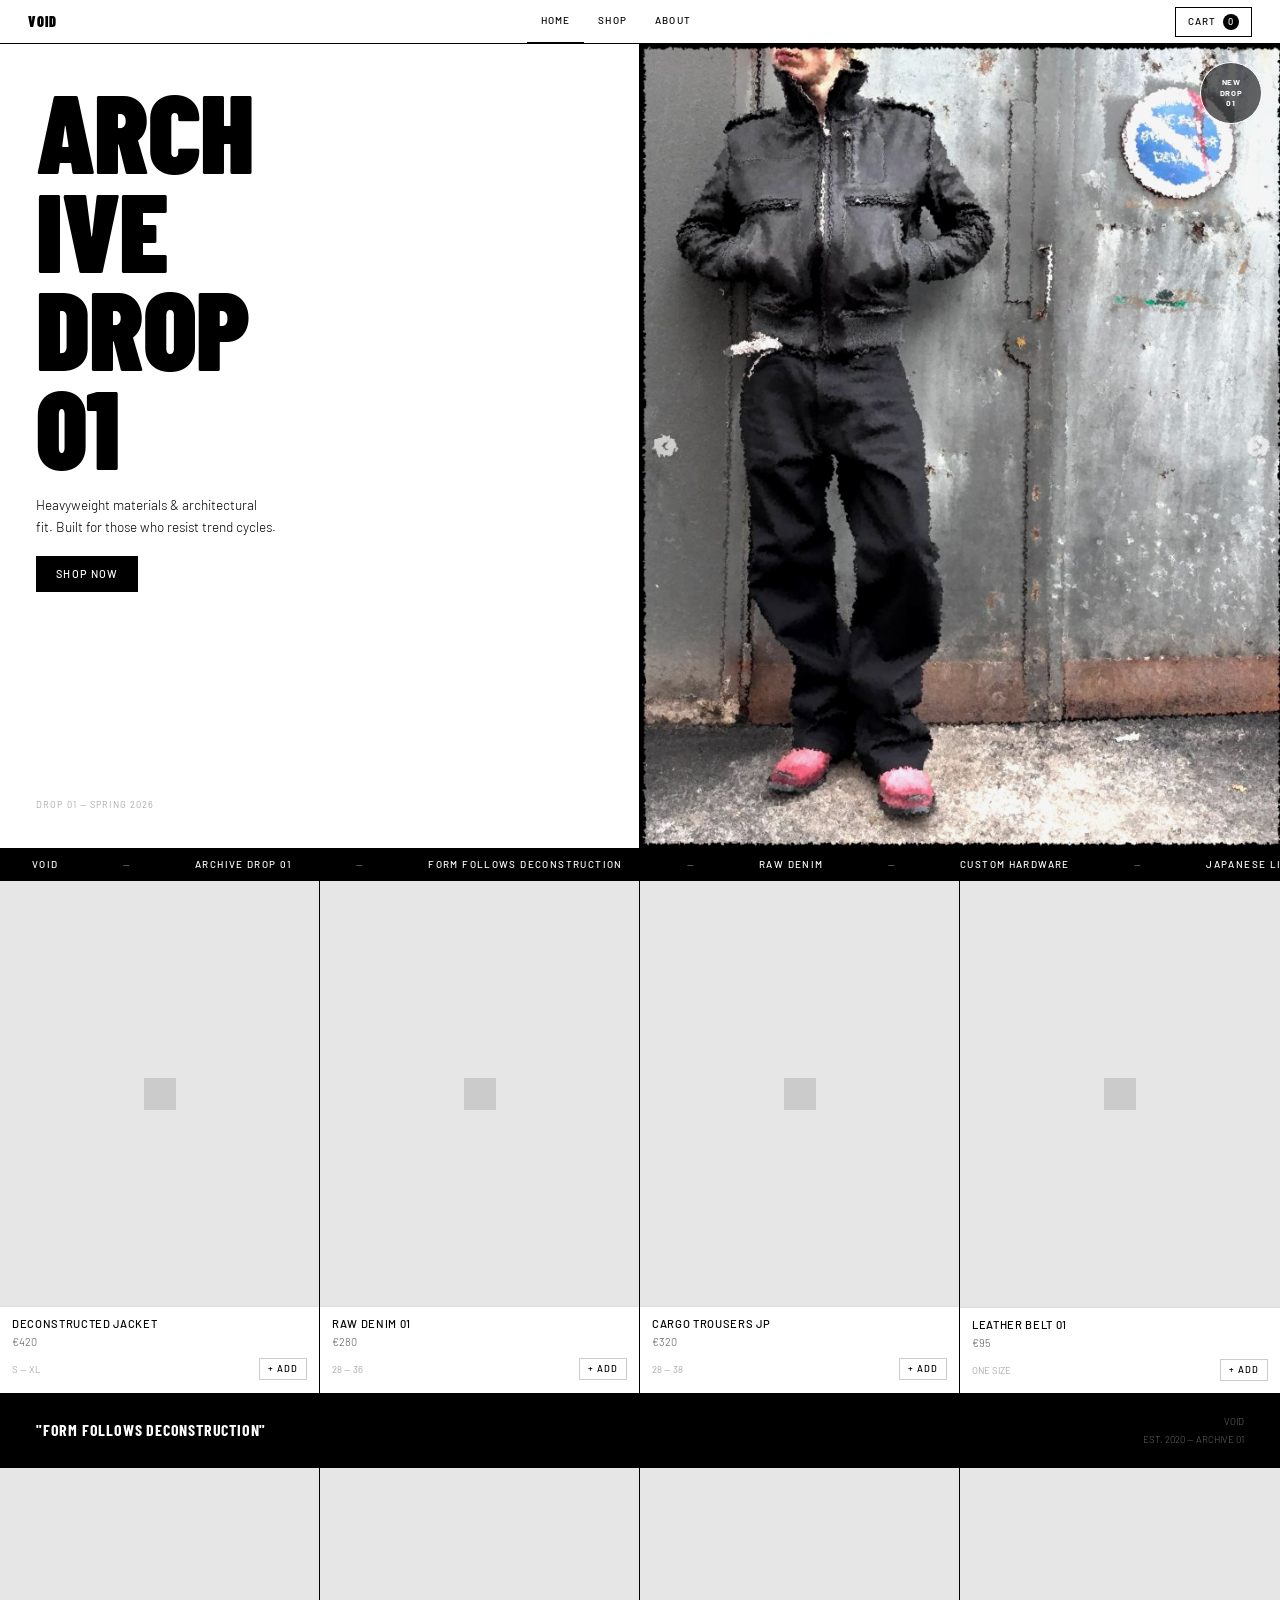
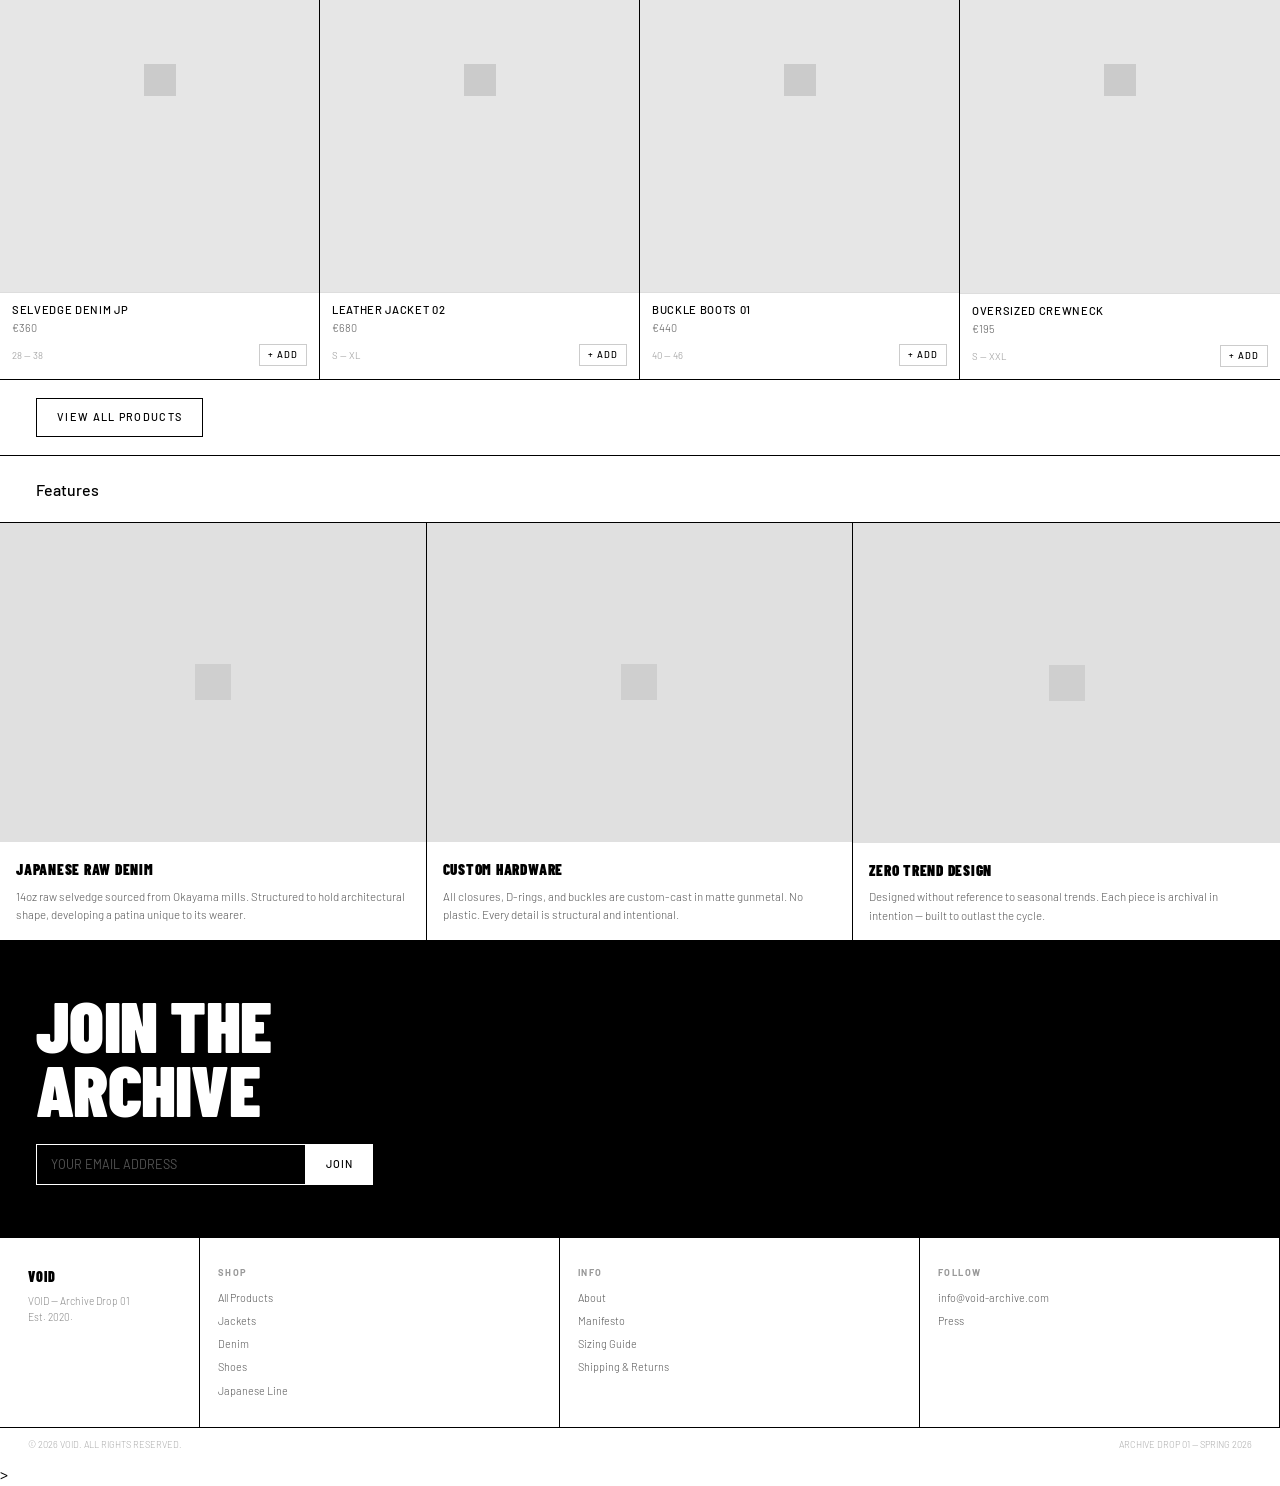
<file: index.html>
<!DOCTYPE html>
<html lang="en">
<head>
  <meta charset="UTF-8" />
  <meta name="viewport" content="width=device-width, initial-scale=1.0" />
  <title>VOID</title>
  <link rel="preconnect" href="https://fonts.googleapis.com" />
  <link href="https://fonts.googleapis.com/css2?family=Barlow+Condensed:wght@700;900&family=Barlow:wght@300;400;500&display=swap" rel="stylesheet" />
  <link rel="stylesheet" href="style.css" />
</head>
<body>

<header>
  <span class="logo" role="button" tabindex="0" onclick="go('landing')">VOID</span>
  <nav class="nav">
    <span class="nav-link active" role="button" tabindex="0" id="nl-landing" onclick="go('landing')">HOME</span>
    <span class="nav-link" role="button" tabindex="0" id="nl-shop" onclick="go('shop')">SHOP</span>
    <span class="nav-link" role="button" tabindex="0" id="nl-about" onclick="go('about')">ABOUT</span>
  </nav>
  <button class="cart-btn" onclick="toggleCart()">
    CART <span class="cart-count" id="cart-count">0</span>
  </button>
</header>

<!-- home page -->
<div class="page active" id="page-landing">

  <section class="hero">
    <div class="hero-l">
      <div>
        <h1 class="d hero-title">ARCH<br>IVE<br>DROP<br>01</h1>
        <div class="hero-desc">
          <p>Heavyweight materials &amp; architectural fit. Built for those who resist trend cycles.</p>
          <button class="btn btn-black" onclick="go('shop')">SHOP NOW</button>
        </div>
      </div>
      <span class="hero-drop">Drop 01 — Spring 2026</span>
    </div>
    <div class="hero-r">
      <img class="hero-photo" id="b64-img-1" src="[data-uri]" alt="VOID Archive Drop 01" />
      <div class="hero-badge">NEW<br>DROP<br>01</div>
    </div>
  </section>

  <!-- scrolling text -->
  <div class="ticker">
    <div class="ticker-inner">
      <span class="ticker-item">VOID</span><span class="ticker-item ticker-sep">—</span>
      <span class="ticker-item">ARCHIVE DROP 01</span><span class="ticker-item ticker-sep">—</span>
      <span class="ticker-item">FORM FOLLOWS DECONSTRUCTION</span><span class="ticker-item ticker-sep">—</span>
      <span class="ticker-item">RAW DENIM</span><span class="ticker-item ticker-sep">—</span>
      <span class="ticker-item">CUSTOM HARDWARE</span><span class="ticker-item ticker-sep">—</span>
      <span class="ticker-item">JAPANESE LINE</span><span class="ticker-item ticker-sep">—</span>
      <span class="ticker-item">VOID</span><span class="ticker-item ticker-sep">—</span>
      <span class="ticker-item">ARCHIVE DROP 01</span><span class="ticker-item ticker-sep">—</span>
      <span class="ticker-item">FORM FOLLOWS DECONSTRUCTION</span><span class="ticker-item ticker-sep">—</span>
      <span class="ticker-item">RAW DENIM</span><span class="ticker-item ticker-sep">—</span>
      <span class="ticker-item">CUSTOM HARDWARE</span><span class="ticker-item ticker-sep">—</span>
      <span class="ticker-item">JAPANESE LINE</span><span class="ticker-item ticker-sep">—</span>
    </div>
  </div>

  <!-- products list -->
  <section class="pstrip">
    <div class="pcard" role="button" tabindex="0" onclick="addToCart('DECONSTRUCTED JACKET', 420)">
      <div class="pthumb"><svg width="32" height="32" viewBox="0 0 32 32" class="ph"><rect width="32" height="32" fill="#555"/></svg><div class="pthumb-ov"></div></div>
      <div class="pinfo">
        <div class="pname">DECONSTRUCTED JACKET</div><div class="pprice">€420</div></div>
      <div class="pmeta"><span class="psizes">S — XL</span><button class="padd" onclick="event.stopPropagation();addToCart('DECONSTRUCTED JACKET', 420)">+ ADD</button></div>
    </div>
    <div class="pcard" role="button" tabindex="0" onclick="addToCart('RAW DENIM 01', 280)">
      <div class="pthumb"><svg width="32" height="32" viewBox="0 0 32 32" class="ph"><rect width="32" height="32" fill="#555"/></svg><div class="pthumb-ov"></div></div>
      <div class="pinfo">
        <div class="pname">RAW DENIM 01</div><div class="pprice">€280</div></div>
      <div class="pmeta"><span class="psizes">28 — 36</span><button class="padd" onclick="event.stopPropagation();addToCart('RAW DENIM 01', 280)">+ ADD</button></div>
    </div>
    <div class="pcard" role="button" tabindex="0" onclick="addToCart('CARGO TROUSERS JP', 320)">
      <div class="pthumb"><svg width="32" height="32" viewBox="0 0 32 32" class="ph"><rect width="32" height="32" fill="#555"/></svg><div class="pthumb-ov"></div></div>
      <div class="pinfo">
        <div class="pname">CARGO TROUSERS JP</div><div class="pprice">€320</div></div>
      <div class="pmeta"><span class="psizes">28 — 38</span><button class="padd" onclick="event.stopPropagation();addToCart('CARGO TROUSERS JP', 320)">+ ADD</button></div>
    </div>
    <div class="pcard" role="button" tabindex="0" onclick="addToCart('LEATHER BELT 01', 95)">
      <div class="pthumb"><svg width="32" height="32" viewBox="0 0 32 32" class="ph"><rect width="32" height="32" fill="#555"/></svg><div class="pthumb-ov"></div></div>
      <div class="pinfo">
        <div class="pname">LEATHER BELT 01</div><div class="pprice">€95</div></div>
      <div class="pmeta"><span class="psizes">ONE SIZE</span><button class="padd" onclick="event.stopPropagation();addToCart('LEATHER BELT 01', 95)">+ ADD</button></div>
    </div>
  </section>

  <div class="qbanner">
    <span class="qtext">"FORM FOLLOWS DECONSTRUCTION"</span>
    <span class="qmeta">VOID<br>EST. 2020 — ARCHIVE 01</span>
  </div>

  <!-- products list -->
  <section class="pstrip">
    <div class="pcard" role="button" tabindex="0" onclick="addToCart('SELVEDGE DENIM JP', 360)">
      <div class="pthumb"><svg width="32" height="32" viewBox="0 0 32 32" class="ph"><rect width="32" height="32" fill="#555"/></svg><div class="pthumb-ov"></div></div>
      <div class="pinfo">
        <div class="pname">SELVEDGE DENIM JP</div><div class="pprice">€360</div></div>
      <div class="pmeta"><span class="psizes">28 — 38</span><button class="padd" onclick="event.stopPropagation();addToCart('SELVEDGE DENIM JP', 360)">+ ADD</button></div>
    </div>
    <div class="pcard" role="button" tabindex="0" onclick="addToCart('LEATHER JACKET 02', 680)">
      <div class="pthumb"><svg width="32" height="32" viewBox="0 0 32 32" class="ph"><rect width="32" height="32" fill="#555"/></svg><div class="pthumb-ov"></div></div>
      <div class="pinfo">
        <div class="pname">LEATHER JACKET 02</div><div class="pprice">€680</div></div>
      <div class="pmeta"><span class="psizes">S — XL</span><button class="padd" onclick="event.stopPropagation();addToCart('LEATHER JACKET 02', 680)">+ ADD</button></div>
    </div>
    <div class="pcard" role="button" tabindex="0" onclick="addToCart('BUCKLE BOOTS 01', 440)">
      <div class="pthumb"><svg width="32" height="32" viewBox="0 0 32 32" class="ph"><rect width="32" height="32" fill="#555"/></svg><div class="pthumb-ov"></div></div>
      <div class="pinfo">
        <div class="pname">BUCKLE BOOTS 01</div><div class="pprice">€440</div></div>
      <div class="pmeta"><span class="psizes">40 — 46</span><button class="padd" onclick="event.stopPropagation();addToCart('BUCKLE BOOTS 01', 440)">+ ADD</button></div>
    </div>
    <div class="pcard" role="button" tabindex="0" onclick="addToCart('OVERSIZED CREWNECK', 195)">
      <div class="pthumb"><svg width="32" height="32" viewBox="0 0 32 32" class="ph"><rect width="32" height="32" fill="#555"/></svg><div class="pthumb-ov"></div></div>
      <div class="pinfo">
        <div class="pname">OVERSIZED CREWNECK</div><div class="pprice">€195</div></div>
      <div class="pmeta"><span class="psizes">S — XXL</span><button class="padd" onclick="event.stopPropagation();addToCart('OVERSIZED CREWNECK', 195)">+ ADD</button></div>
    </div>
  </section>

  <div class="view-all">
    <button class="btn btn-outline" onclick="go('shop')">VIEW ALL PRODUCTS</button>
  </div>

  <!-- features -->
  <section class="feat-sec">
    <div class="feat-hd">Features</div>
    <div class="feat-grid">
      <div class="feat-card">
        <div class="feat-thumb"><svg width="36" height="36" viewBox="0 0 36 36" class="ph"><rect width="36" height="36" fill="#888"/></svg></div>
        <div class="feat-body"><div class="feat-title">JAPANESE RAW DENIM</div><div class="feat-desc">14oz raw selvedge sourced from Okayama mills. Structured to hold architectural shape, developing a patina unique to its wearer.</div></div>
      </div>
      <div class="feat-card">
        <div class="feat-thumb"><svg width="36" height="36" viewBox="0 0 36 36" class="ph"><rect width="36" height="36" fill="#888"/></svg></div>
        <div class="feat-body"><div class="feat-title">CUSTOM HARDWARE</div><div class="feat-desc">All closures, D-rings, and buckles are custom-cast in matte gunmetal. No plastic. Every detail is structural and intentional.</div></div>
      </div>
      <div class="feat-card">
        <div class="feat-thumb"><svg width="36" height="36" viewBox="0 0 36 36" class="ph"><rect width="36" height="36" fill="#888"/></svg></div>
        <div class="feat-body"><div class="feat-title">ZERO TREND DESIGN</div><div class="feat-desc">Designed without reference to seasonal trends. Each piece is archival in intention — built to outlast the cycle.</div></div>
      </div>
    </div>
  </section>

  <!-- email signup -->
  <section class="nlsec">
    <h2 class="d nl-title">JOIN THE<br>ARCHIVE</h2>
    <form class="nl-form" onsubmit="handleNL(event)">
      <input class="nl-inp" type="email" placeholder="YOUR EMAIL ADDRESS" required />
      <button class="nl-sub" type="submit">JOIN</button>
    </form>
  </section>

<footer>
    <div class="f-brand"><span class="f-logo">VOID</span><p class="f-tag">VOID — Archive Drop 01<br>Est. 2020.</p></div>
    <div class="f-col"><div class="f-col-title">Shop</div><div class="f-links"><a href="#" onclick="go(\'shop\'); return false;">All Products</a><a href="#" onclick="go(\'shop\'); return false;">Jackets</a><a href="#" onclick="go(\'shop\'); return false;">Denim</a><a href="#" onclick="go(\'shop\'); return false;">Shoes</a><a href="#" onclick="go(\'shop\'); return false;">Japanese Line</a></div></div>
    <div class="f-col"><div class="f-col-title">Info</div><div class="f-links"><a href="#" onclick="go(\'about\'); return false;">About</a><a href="#" onclick="go(\'about\'); return false;">Manifesto</a><a href="#">Sizing Guide</a><a href="#">Shipping &amp; Returns</a></div></div>
    <div class="f-col"><div class="f-col-title">Follow</div><div class="f-links"><a href="mailto:info@void-archive.com">info@void-archive.com</a><a href="#">Press</a></div></div>
    <div class="f-copy"><span>© 2026 VOID. ALL RIGHTS RESERVED.</span><span>ARCHIVE DROP 01 — SPRING 2026</span></div>
  </footer>
</div>

<!-- shop page -->
<div class="page" id="page-shop">
  <section class="shop-hero">
    <div><h1 class="d shop-title">ARCHIVE<br>DROP 01</h1></div>
    <div class="shop-meta"><p>Showing <strong id="pcount">12</strong> products</p><p>Spring / Summer 2026</p></div>
  </section>
  <div class="shop-filters">
    <button class="filter-btn active" onclick="filter(this,'all')">ALL</button>
    <button class="filter-btn" onclick="filter(this,'jackets')">JACKETS</button>
    <button class="filter-btn" onclick="filter(this,'denim')">DENIM</button>
    <button class="filter-btn" onclick="filter(this,'shoes')">SHOES</button>
    <button class="filter-btn" onclick="filter(this,'belts')">BELTS</button>
    <button class="filter-btn" onclick="filter(this,'sweatshirts')">SWEATSHIRTS</button>
    <button class="filter-btn" onclick="filter(this,'leather')">LEATHER</button>
  </div>
  <div class="shop-grid" id="shop-grid"></div>

<footer>
    <div class="f-brand"><span class="f-logo">VOID</span><p class="f-tag">VOID — Archive Drop 01<br>Est. 2020.</p></div>
    <div class="f-col"><div class="f-col-title">Shop</div><div class="f-links"><a href="#" onclick="go(\'shop\'); return false;">All Products</a><a href="#" onclick="go(\'landing\'); return false;">Home</a></div></div>
    <div class="f-col"><div class="f-col-title">Info</div><div class="f-links"><a href="#" onclick="go(\'about\'); return false;">About</a><a href="#">Sizing Guide</a></div></div>
    <div class="f-col"><div class="f-col-title">Follow</div><div class="f-links"><a href="https://www.instagram.com/void/" target="_blank">Instagram</a></div></div>
    <div class="f-copy"><span>© 2026 VOID.</span><span>ARCHIVE DROP 01</span></div>
  </footer>
</div>

<!-- about page -->
<div class="page" id="page-about">
  <section class="about-hero">
    <div class="about-l">
      <h1 class="d about-title">VOID</h1>
      <p class="about-sub">Raw materials, architectural fit, utilitarian details. Built for those who embrace the void.</p>
    </div>
    <div class="about-r">
      <img class="about-photo" id="b64-img-2" src="[data-uri]" alt="VOID" />
    </div>
  </section>

  <section class="manifesto">
    <div class="mf-label">MANIFESTO</div>
    <div class="mf-text">VOID IS BUILT ON THE REJECTION OF FAST FASHION AND SEASONAL CYCLES. WE FOCUS ON RAW MATERIALS, HEAVYWEIGHT CONSTRUCTION, AND UTILITARIAN DETAILS THAT RESIST THE DISPOSABLE. EACH PIECE IS AN ARCHIVE OBJECT — DESIGNED TO OUTLAST ITS ERA.</div>
  </section>

  <section class="pillars">
    <div class="pillar"><div class="pillar-title">FORM</div><div class="pillar-text">Every silhouette begins with a structural proposition. We design from the inside out — construction first, aesthetics second.</div></div>
    <div class="pillar"><div class="pillar-title">MATERIAL</div><div class="pillar-text">Japanese selvedge denim, Italian raw canvas, hand-tanned leather. Materials chosen for their structural integrity and ability to develop character over time.</div></div>
    <div class="pillar"><div class="pillar-title">ABSENCE</div><div class="pillar-text">No logos on the outside. No seasonal colours. No ornament for its own sake. What remains after removal is the garment.</div></div>
  </section>

  <section class="faq-sec">
    <div class="d faq-hd">FAQ</div>
    <div>
      <div class="faq-item" role="button" tabindex="0" onclick="faq(this)"><div class="faq-q"><span>Do you restock sold-out pieces?</span><span class="faq-tog">+</span></div><div class="faq-ans"><div class="faq-ans-in">No. Each drop is a limited archive edition. Once it is gone, it is gone. We do not mass-produce and we do not restock — this is intentional.</div></div></div>
      <div class="faq-item" role="button" tabindex="0" onclick="faq(this)"><div class="faq-q"><span>What is your sizing philosophy?</span><span class="faq-tog">+</span></div><div class="faq-ans"><div class="faq-ans-in">Our pieces are designed with an oversized architectural fit. We recommend sizing up if in doubt. All measurements are listed per product.</div></div></div>
      <div class="faq-item" role="button" tabindex="0" onclick="faq(this)"><div class="faq-q"><span>Where are garments produced?</span><span class="faq-tog">+</span></div><div class="faq-ans"><div class="faq-ans-in">Production is split between Japan (denim, Japanese Line) and Portugal (outerwear, leather). Small batches only — never factories, always ateliers.</div></div></div>
      <div class="faq-item" role="button" tabindex="0" onclick="faq(this)"><div class="faq-q"><span>What is your return policy?</span><span class="faq-tog">+</span></div><div class="faq-ans"><div class="faq-ans-in">Returns within 14 days of delivery, unworn, with tags attached. No returns on sale items or made-to-order pieces.</div></div></div>
    </div>
  </section>

<footer>
    <div class="f-brand"><span class="f-logo">VOID</span><p class="f-tag">VOID — Archive Drop 01<br>Est. 2020.</p></div>
    <div class="f-col"><div class="f-col-title">Shop</div><div class="f-links"><a href="#" onclick="go(\'shop\'); return false;">All Products</a><a href="#" onclick="go(\'landing\'); return false;">Home</a></div></div>
    <div class="f-col"><div class="f-col-title">Info</div><div class="f-links"><a href="#" onclick="go('about'); return false;">About</a><a href="#">Sizing Guide</a></div></div><div class="f-col"><div class="f-col-title">Follow</div><div class="f-links"><a href="https://www.instagram.com/void/" target="_blank">Instagram</a></div></div>
    <div class="f-copy"><span>© 2026 VOID.</span><span>ARCHIVE DROP 01</span></div>
  </footer>
</div>

<!-- cart sidebar -->
<div class="c-overlay" id="cart-overlay">
  <div class="c-backdrop" role="button" tabindex="0" aria-label="Close cart" onclick="toggleCart()"></div>
  <div class="c-panel">
    <div class="c-top-logo">VOID</div>
    <div class="c-header">
      <div class="c-title">♦ CART</div>
      <button class="c-close" onclick="toggleCart()">×</button>
    </div>
    <div class="c-body" id="cart-body"></div>
    <div class="c-latest">
      <div class="c-latest-title">Latest Collection</div>
      <div class="c-latest-strip" id="latest-strip"></div>
    </div>
    <div class="c-footer" id="cart-foot" style="display:none">
      <div class="c-subtotal"><span>Subtotal</span><span id="cart-total">€0</span></div>
      <button class="c-checkout" onclick="checkout()">CHECKOUT</button>
    </div>
  </div>
</div>

<div class="toast" id="toast"></div>

<script src="data.js"></script>
<script src="script.js"></script>
</body>
</html>
>
  </div>
</div>

<div class="toast" id="toast">
</file>
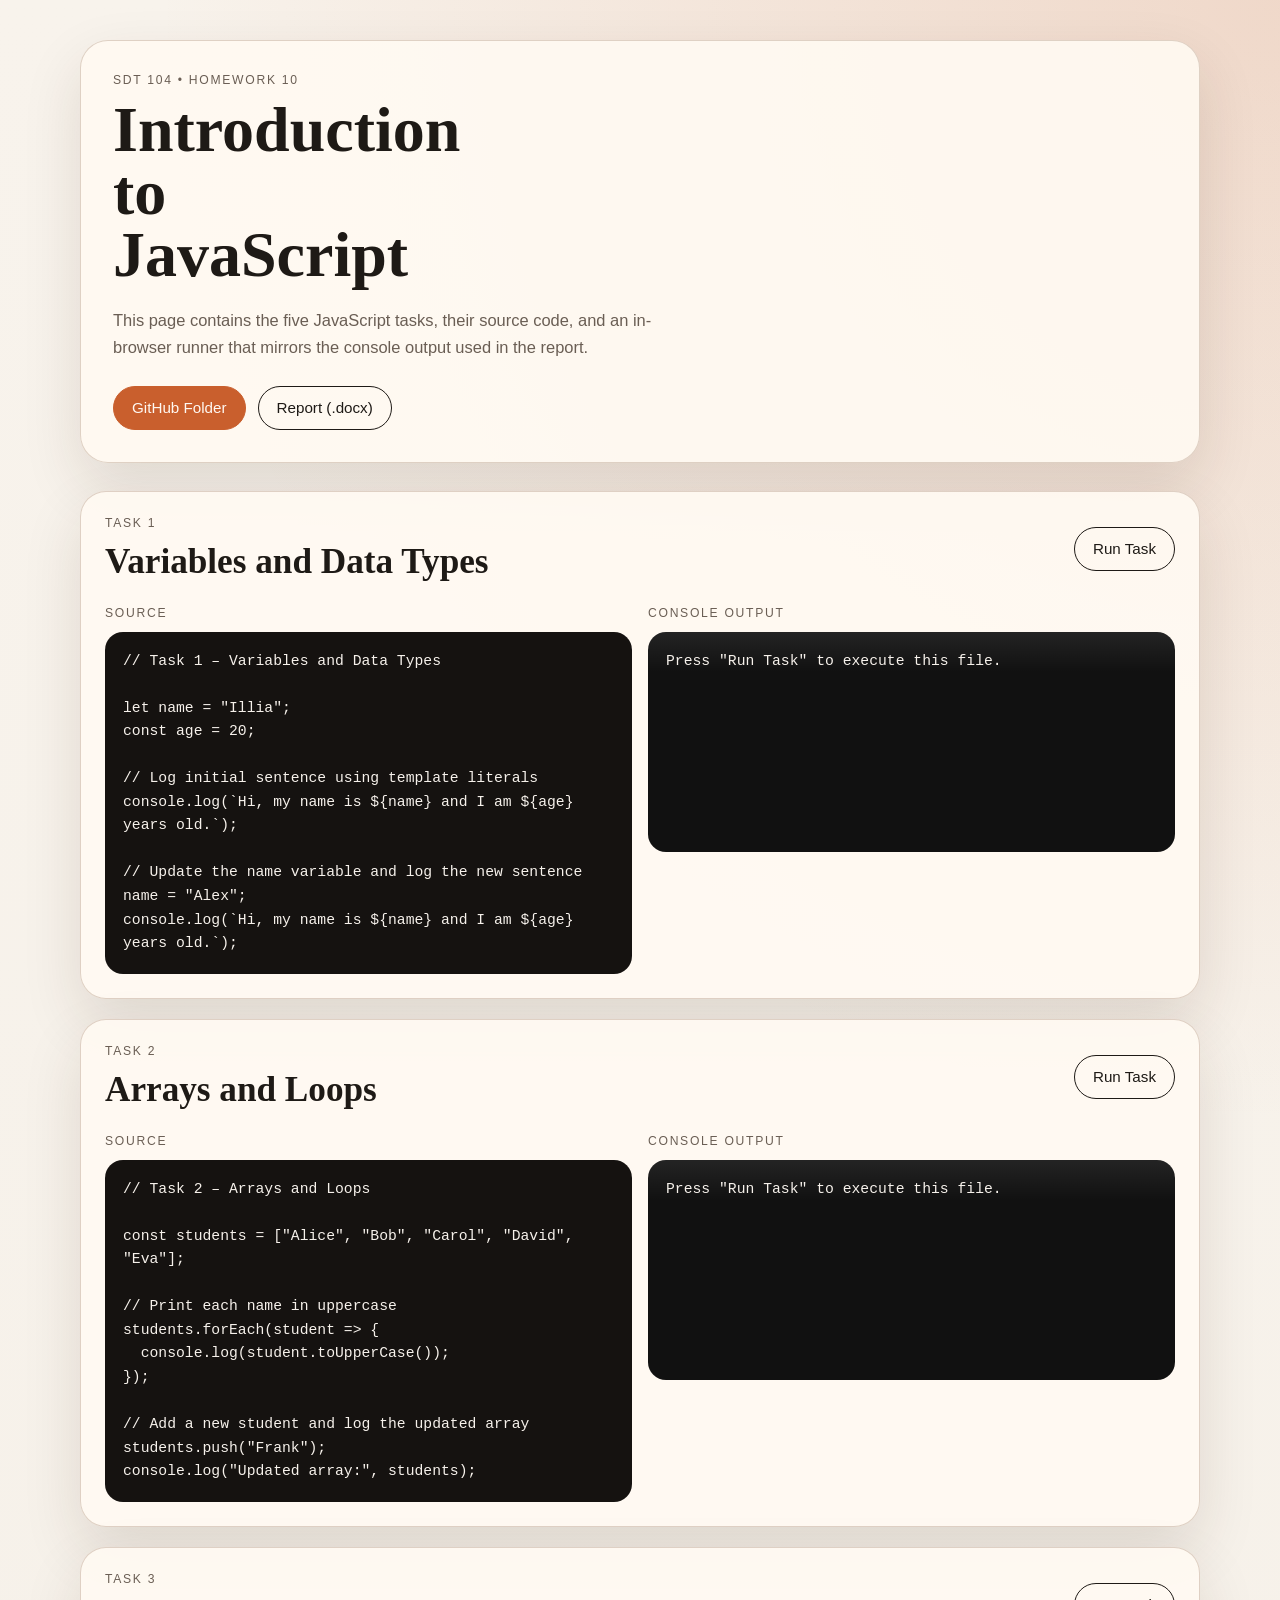
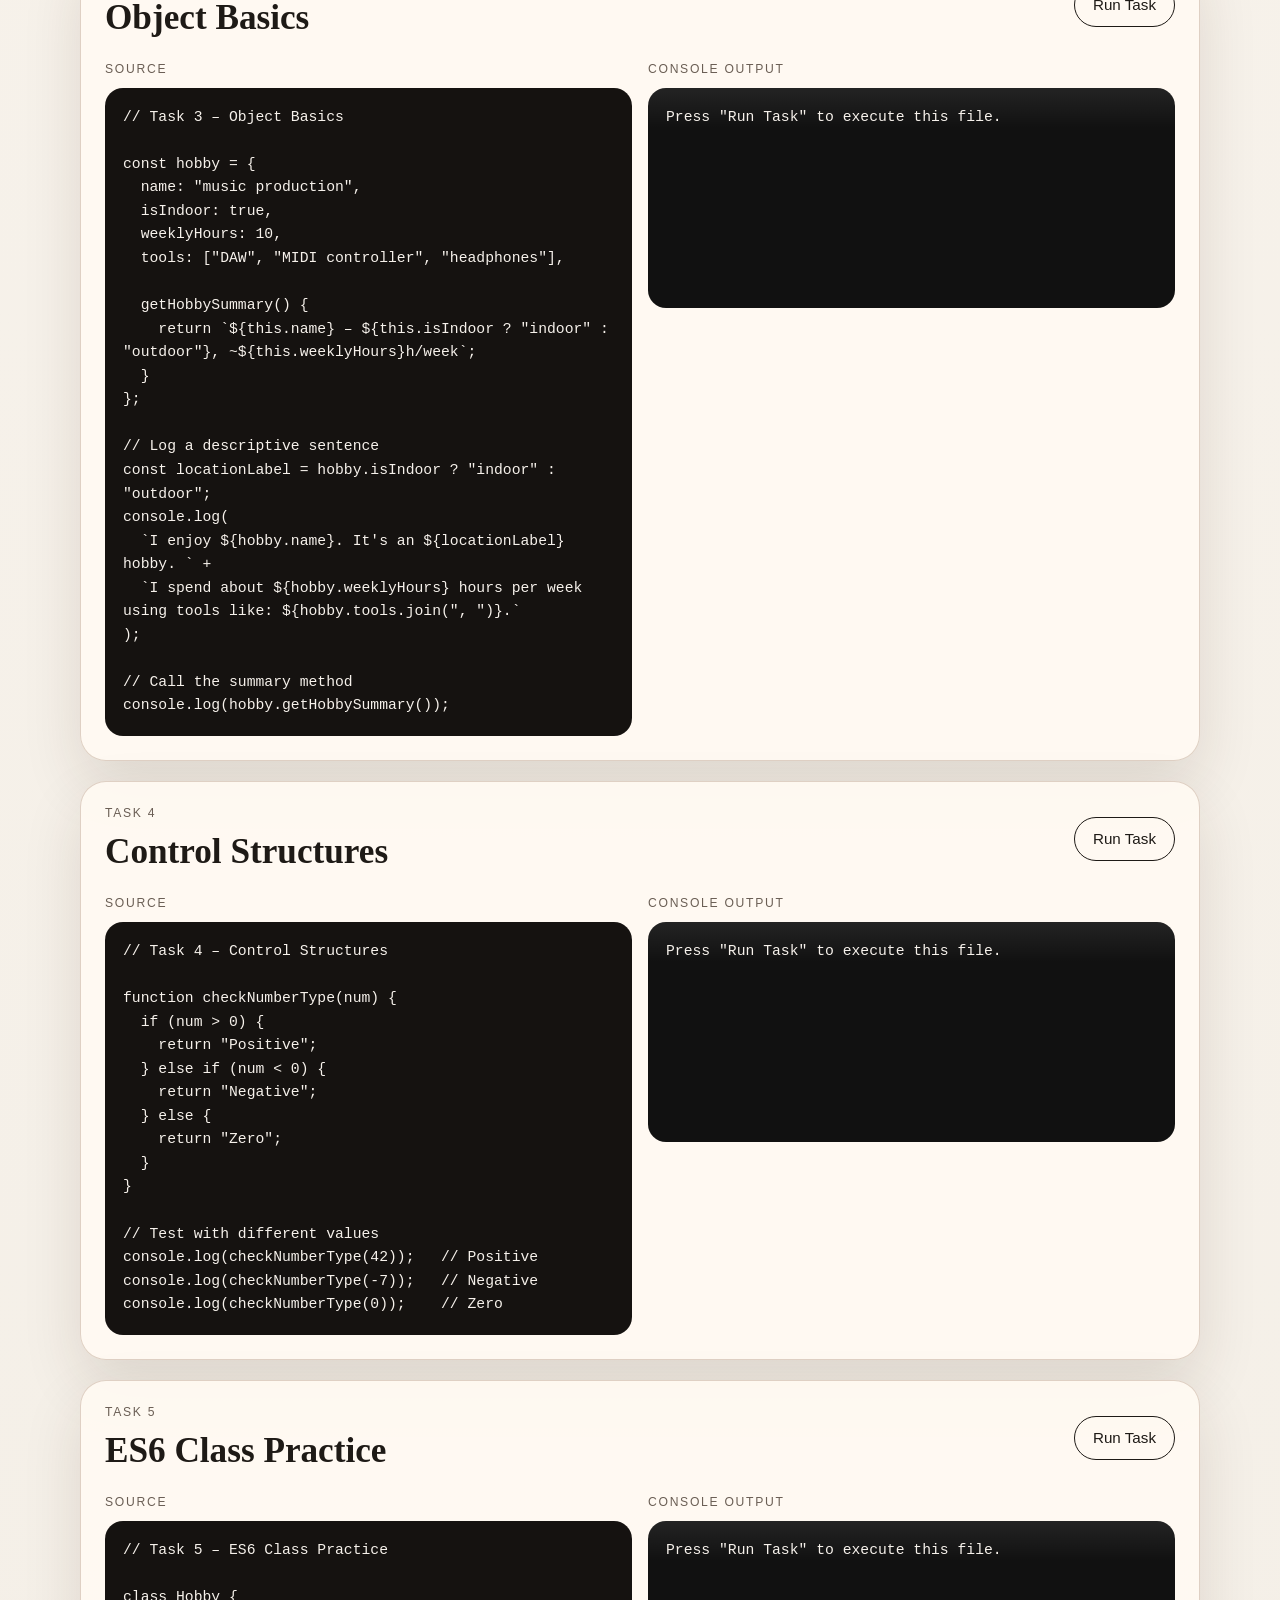
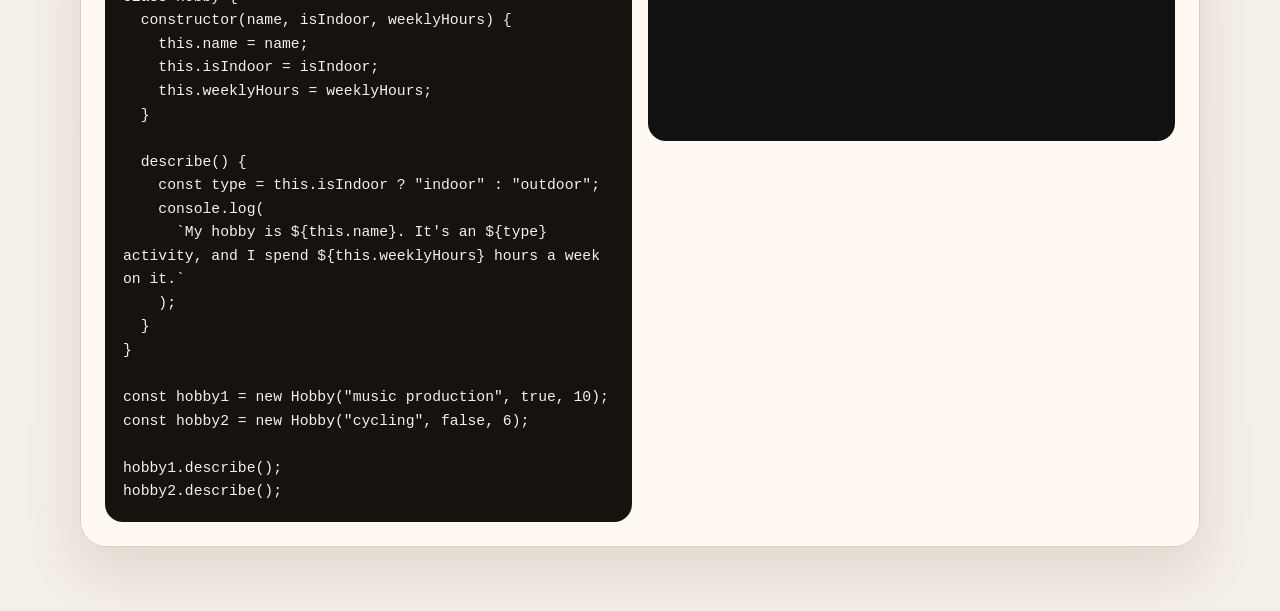
<file: hw10/index.html>
<!DOCTYPE html>
<html lang="en">
<head>
  <meta charset="UTF-8">
  <meta name="viewport" content="width=device-width, initial-scale=1.0">
  <title>SDT104 Homework 10</title>
  <link rel="stylesheet" href="style.css">
</head>
<body>
  <main class="page">
    <header class="hero">
      <p class="eyebrow">SDT 104 • Homework 10</p>
      <h1>Introduction to JavaScript</h1>
      <p class="lead">
        This page contains the five JavaScript tasks, their source code, and an in-browser runner
        that mirrors the console output used in the report.
      </p>
      <div class="links">
        <a class="button primary" href="https://github.com/jivl1/SDT104-project/tree/main/hw10" target="_blank" rel="noreferrer">GitHub Folder</a>
        <a class="button" href="SDT104-hw10-illia.docx">Report (.docx)</a>
      </div>
    </header>

    <section class="task-grid" id="task-grid"></section>
  </main>

  <template id="task-template">
    <article class="task-card">
      <div class="task-header">
        <div>
          <p class="task-kicker"></p>
          <h2></h2>
        </div>
        <button class="button run-button" type="button">Run Task</button>
      </div>
      <div class="panel-group">
        <section class="panel">
          <div class="panel-title">Source</div>
          <pre class="code-block"></pre>
        </section>
        <section class="panel">
          <div class="panel-title">Console Output</div>
          <pre class="console-block">Press "Run Task" to execute this file.</pre>
        </section>
      </div>
    </article>
  </template>

  <script src="viewer.js"></script>
</body>
</html>
</file>
<file: style.css>
*,*::before,*::after {
  box-sizing:border-box;
  margin:0;
  padding:0
}

html {
  scroll-behavior:smooth
}

body {
  background:#fff;
  color:#000;
  font-family:"Barlow",sans-serif;
  font-weight:400;
  line-height:1.5;
  overflow-x:hidden
}

button {
  cursor:pointer;
  border:none;
  background:none;
  font:inherit;
  color:inherit
}

a {
  color:inherit;
  text-decoration:none;
  cursor:pointer
}

img {
  display:block;
  max-width:100%
}

.d {
  font-family:"Barlow Condensed",sans-serif;
  font-weight:900;
  text-transform:uppercase;
  line-height:.88;
  letter-spacing:-.01em
}

.page {
  display:none
}

.page.active {
  display:block
}

header {
  position:sticky;
  top:0;
  z-index:200;
  background:#fff;
  border-bottom:1px solid #000;
  display:flex;
  align-items:center;
  justify-content:space-between;
  padding:0 28px;
  height:44px
}

.logo {
  font-family:"Barlow Condensed",sans-serif;
  font-weight:900;
  font-size:.9rem;
  letter-spacing:.06em;
  text-transform:uppercase;
  cursor:pointer;
  display:flex;
  align-items:center;
  gap:2px
}

.nav {
  display:flex;
  gap:0
}

.nav-link {
  font-size:.62rem;
  font-weight:500;
  letter-spacing:.12em;
  text-transform:uppercase;
  cursor:pointer;
  padding:0 14px;
  height:44px;
  display:flex;
  align-items:center;
  border-bottom:2px solid transparent;
  transition:border-color .15s,background .15s
}

.nav-link:hover {
  background:#f5f5f5
}

.nav-link.active {
  border-bottom-color:#000
}

.cart-btn {
  font-size:.62rem;
  font-weight:500;
  letter-spacing:.1em;
  text-transform:uppercase;
  display:flex;
  align-items:center;
  gap:7px;
  padding:6px 12px;
  border:1px solid #000;
  transition:background .15s,color .15s
}

.cart-btn:hover {
  background:#000;
  color:#fff
}

.cart-count {
  background:#000;
  color:#fff;
  border-radius:50%;
  width:16px;
  height:16px;
  font-size:.58rem;
  display:flex;
  align-items:center;
  justify-content:center
}

.cart-btn:hover .cart-count {
  background:#fff;
  color:#000
}

.hero {
  display:grid;
  grid-template-columns:1fr 1fr;
  border-bottom:1px solid #000;
  min-height:600px
}

.hero-l {
  padding:36px;
  border-right:1px solid #000;
  display:flex;
  flex-direction:column;
  justify-content:space-between
}

.hero-title {
  font-size:clamp(64px,9vw,112px)
}

.hero-desc {
  margin-top:20px
}

.hero-desc p {
  font-size:.85rem;
  font-weight:300;
  line-height:1.6;
  max-width:240px
}

.hero-desc .btn {
  margin-top:18px
}

.hero-drop {
  font-size:.58rem;
  color:#aaa;
  letter-spacing:.12em;
  text-transform:uppercase
}

.hero-r {
  position:relative;
  overflow:hidden;
  background:#111
}

.hero-photo {
  width:100%;
  height:100%;
  object-fit:cover;
  object-position:center top;
  display:block;
  filter:contrast(1.04) brightness(.96)
}

.hero-badge {
  position:absolute;
  top:18px;
  right:18px;
  width:62px;
  height:62px;
  border:1.5px solid #fff;
  border-radius:50%;
  display:flex;
  align-items:center;
  justify-content:center;
  font-size:.5rem;
  font-weight:700;
  letter-spacing:.07em;
  text-transform:uppercase;
  text-align:center;
  line-height:1.35;
  background:rgba(0,0,0,.6);
  color:#fff;
  animation:spin 14s linear infinite
}

@keyframes spin {
  to {
    transform:rotate(360deg)
  }
}

.pstrip {
  display:grid;
  grid-template-columns:repeat(4,1fr);
  border-bottom:1px solid #000
}

.pcard {
  border-right:1px solid #000;
  cursor:pointer;
  transition:background .12s
}

.pcard:last-child {
  border-right:none
}

.pcard:hover {
  background:#fafafa
}

.pthumb {
  aspect-ratio:3/4;
  background:#e6e6e6;
  display:flex;
  align-items:center;
  justify-content:center;
  overflow:hidden;
  border-bottom:1px solid #ddd;
  position:relative
}

.pthumb svg {
  opacity:.18
}

.pthumb-ov {
  position:absolute;
  inset:0;
  background:rgba(0,0,0,.04);
  opacity:0;
  transition:opacity .15s
}

.pcard:hover .pthumb-ov {
  opacity:1
}

.pinfo {
  padding:9px 12px 3px
}

.pname {
  font-size:.7rem;
  font-weight:500;
  text-transform:uppercase;
  letter-spacing:.06em
}

.pprice {
  font-size:.68rem;
  font-weight:300;
  color:#555;
  margin-top:1px
}

.pmeta {
  padding:5px 12px 12px;
  display:flex;
  justify-content:space-between;
  align-items:center
}

.psizes {
  font-size:.6rem;
  color:#aaa
}

.padd {
  font-size:.58rem;
  font-weight:500;
  letter-spacing:.1em;
  text-transform:uppercase;
  border:1px solid #ccc;
  padding:3px 8px;
  transition:background .12s,color .12s,border-color .12s
}

.padd:hover {
  background:#000;
  color:#fff;
  border-color:#000
}

.qbanner {
  background:#000;
  color:#fff;
  padding:18px 36px;
  display:flex;
  align-items:center;
  justify-content:space-between;
  border-bottom:1px solid #000
}

.qtext {
  font-family:"Barlow Condensed",sans-serif;
  font-weight:700;
  font-size:1rem;
  letter-spacing:.05em;
  text-transform:uppercase
}

.qmeta {
  font-size:.6rem;
  font-weight:300;
  color:#666;
  text-align:right;
  line-height:1.9
}

.ticker {
  background:#000;
  color:#fff;
  overflow:hidden;
  height:32px;
  display:flex;
  align-items:center;
  border-bottom:1px solid #000
}

.ticker-inner {
  display:flex;
  gap:0;
  white-space:nowrap;
  animation:ticker 22s linear infinite
}

@keyframes ticker {
  from {
    transform:translateX(0)
  }
  to {
    transform:translateX(-50%)
  }
}

.ticker-item {
  font-size:.62rem;
  font-weight:500;
  letter-spacing:.14em;
  text-transform:uppercase;
  padding:0 32px
}

.ticker-sep {
  opacity:.4
}

.feat-sec {
  border-bottom:1px solid #000
}

.feat-hd {
  padding:22px 36px 0;
  font-size:1rem;
  font-weight:500
}

.feat-grid {
  display:grid;
  grid-template-columns:repeat(3,1fr);
  margin-top:20px
}

.feat-card {
  border-right:1px solid #000;
  border-top:1px solid #000
}

.feat-card:last-child {
  border-right:none
}

.feat-thumb {
  aspect-ratio:4/3;
  background:#e0e0e0;
  display:flex;
  align-items:center;
  justify-content:center
}

.feat-body {
  padding:16px
}

.feat-title {
  font-family:"Barlow Condensed",sans-serif;
  font-weight:900;
  font-size:.95rem;
  letter-spacing:.05em;
  text-transform:uppercase
}

.feat-desc {
  font-size:.72rem;
  font-weight:300;
  color:#555;
  margin-top:6px;
  line-height:1.6
}

.nlsec {
  background:#000;
  color:#fff;
  padding:52px 36px
}

.nl-title {
  font-size:clamp(42px,6vw,72px)
}

.nl-form {
  display:flex;
  margin-top:24px
}

.nl-inp {
  background:transparent;
  border:1px solid #fff;
  color:#fff;
  padding:10px 14px;
  font:inherit;
  font-size:.78rem;
  width:270px;
  outline:none
}

.nl-inp::placeholder {
  color:#555
}

.nl-inp:focus {
  border-color:#bbb
}

.nl-sub {
  background:#fff;
  color:#000;
  padding:10px 20px;
  font-size:.68rem;
  font-weight:500;
  letter-spacing:.1em;
  text-transform:uppercase;
  transition:background .15s
}

.nl-sub:hover {
  background:#ddd
}

footer {
  border-top:1px solid #000;
  display:grid;
  grid-template-columns:200px 1fr 1fr 1fr
}

.f-brand {
  padding:28px 20px 28px 28px;
  border-right:1px solid #000
}

.f-logo {
  font-family:"Barlow Condensed",sans-serif;
  font-weight:900;
  font-size:.88rem;
  letter-spacing:.06em;
  text-transform:uppercase;
  display:block;
  margin-bottom:6px
}

.f-tag {
  font-size:.64rem;
  font-weight:300;
  color:#888;
  line-height:1.6
}

.f-col {
  padding:28px 18px;
  border-right:1px solid #000
}

.f-col:last-child {
  border-right:none
}

.f-col-title {
  font-size:.58rem;
  font-weight:700;
  letter-spacing:.16em;
  text-transform:uppercase;
  color:#999;
  margin-bottom:10px
}

.f-links {
  display:flex;
  flex-direction:column;
  gap:7px
}

.f-links a {
  font-size:.68rem;
  font-weight:300;
  color:#555;
  transition:color .15s
}

.f-links a:hover {
  color:#000
}

.f-copy {
  grid-column:1/-1;
  border-top:1px solid #000;
  padding:10px 28px;
  display:flex;
  justify-content:space-between;
  font-size:.58rem;
  font-weight:300;
  color:#aaa
}

.btn {
  display:inline-flex;
  align-items:center;
  padding:10px 20px;
  font-size:.68rem;
  font-weight:500;
  letter-spacing:.12em;
  text-transform:uppercase;
  cursor:pointer;
  transition:background .15s,color .15s
}

.btn-black {
  background:#000;
  color:#fff
}

.btn-black:hover {
  background:#333
}

.btn-outline {
  background:transparent;
  color:#000;
  border:1px solid #000
}

.btn-outline:hover {
  background:#000;
  color:#fff
}

.shop-hero {
  padding:28px 36px;
  border-bottom:1px solid #000;
  display:flex;
  justify-content:space-between;
  align-items:flex-start
}

.shop-title {
  font-size:clamp(48px,8vw,90px)
}

.shop-meta p {
  font-size:.68rem;
  font-weight:300;
  color:#666;
  line-height:1.9;
  text-align:right
}

.shop-filters {
  display:flex;
  border-bottom:1px solid #000;
  overflow-x:auto
}

.filter-btn {
  flex-shrink:0;
  padding:10px 18px;
  font-size:.62rem;
  font-weight:500;
  letter-spacing:.1em;
  text-transform:uppercase;
  border-right:1px solid #000;
  border-bottom:2px solid transparent;
  transition:background .12s
}

.filter-btn:hover {
  background:#f5f5f5
}

.filter-btn.active {
  border-bottom-color:#000;
  background:#f9f9f9
}

.shop-grid {
  display:grid;
  grid-template-columns:repeat(3,1fr);
  border-bottom:1px solid #000
}

.sp {
  border-right:1px solid #000;
  border-bottom:1px solid #000;
  cursor:pointer;
  transition:background .12s
}

.sp:nth-child(3n) {
  border-right:none
}

.sp:hover {
  background:#fafafa
}

.sp-thumb {
  aspect-ratio:3/4;
  background:#e8e8e8;
  display:flex;
  align-items:center;
  justify-content:center;
  position:relative;
  overflow:hidden
}

.sp-quick {
  position:absolute;
  bottom:0;
  left:0;
  right:0;
  background:#000;
  color:#fff;
  text-align:center;
  padding:9px;
  font-size:.6rem;
  font-weight:500;
  letter-spacing:.1em;
  text-transform:uppercase;
  opacity:0;
  transition:opacity .18s
}

.sp:hover .sp-quick {
  opacity:1
}

.sp-info {
  padding:11px 14px 13px;
  border-top:1px solid #000
}

.sp-row {
  display:flex;
  justify-content:space-between;
  align-items:baseline
}

.sp-name {
  font-size:.7rem;
  font-weight:500;
  text-transform:uppercase;
  letter-spacing:.05em
}

.sp-price {
  font-size:.7rem;
  font-weight:300
}

.sp-sub {
  display:flex;
  justify-content:space-between;
  margin-top:4px
}

.sp-sizes {
  font-size:.6rem;
  color:#aaa
}

.sp-left {
  font-size:.6rem;
  color:#bbb
}

.about-hero {
  display:grid;
  grid-template-columns:1fr 1fr;
  border-bottom:1px solid #000
}

.about-l {
  padding:40px 36px;
  border-right:1px solid #000
}

.about-title {
  font-size:clamp(48px,8vw,90px)
}

.about-sub {
  font-size:.82rem;
  font-weight:300;
  max-width:250px;
  margin-top:14px;
  color:#444;
  line-height:1.6
}

.about-r {
  background:#111;
  min-height:480px;
  overflow:hidden
}

.about-photo {
  width:100%;
  height:100%;
  object-fit:cover;
  object-position:center top;
  filter:brightness(.85)
}

.manifesto {
  display:grid;
  grid-template-columns:180px 1fr;
  border-bottom:1px solid #000
}

.mf-label {
  padding:36px 20px 36px 36px;
  border-right:1px solid #000;
  font-size:.58rem;
  font-weight:700;
  letter-spacing:.16em;
  text-transform:uppercase;
  color:#aaa
}

.mf-text {
  padding:36px;
  font-family:"Barlow Condensed",sans-serif;
  font-weight:700;
  font-size:clamp(14px,1.7vw,19px);
  letter-spacing:.02em;
  text-transform:uppercase;
  line-height:1.45
}

.pillars {
  display:grid;
  grid-template-columns:repeat(3,1fr);
  border-bottom:1px solid #000
}

.pillar {
  border-right:1px solid #000;
  padding:26px 22px
}

.pillar:last-child {
  border-right:none
}

.pillar-title {
  font-family:"Barlow Condensed",sans-serif;
  font-weight:900;
  font-size:1.3rem;
  text-transform:uppercase;
  letter-spacing:.04em;
  margin-bottom:9px
}

.pillar-text {
  font-size:.72rem;
  font-weight:300;
  color:#444;
  line-height:1.65
}

.faq-sec {
  border-bottom:1px solid #000
}

.faq-hd {
  padding:24px 36px 16px;
  font-size:1.8rem;
  border-bottom:1px solid #000
}

.faq-item {
  border-bottom:1px solid #000;
  cursor:pointer
}

.faq-q {
  display:flex;
  justify-content:space-between;
  align-items:center;
  padding:16px 36px;
  font-size:.74rem;
  user-select:none;
  gap:20px
}

.faq-tog {
  font-size:.95rem;
  font-weight:300;
  transition:transform .2s
}

.faq-item.open .faq-tog {
  transform:rotate(45deg)
}

.faq-ans {
  max-height:0;
  overflow:hidden;
  transition:max-height .3s ease
}

.faq-ans-in {
  padding:0 36px 18px;
  font-size:.72rem;
  font-weight:300;
  color:#555;
  line-height:1.65
}

.c-overlay {
  display:none;
  position:fixed;
  inset:0;
  z-index:500
}

.c-overlay.open {
  display:flex
}

.c-backdrop {
  position:absolute;
  inset:0;
  background:rgba(0,0,0,.4)
}

.c-panel {
  position:absolute;
  right:0;
  top:0;
  bottom:0;
  width:400px;
  background:#fff;
  border-left:1px solid #000;
  display:flex;
  flex-direction:column;
  animation:slideIn .22s ease
}

@keyframes slideIn {
  from {
    transform:translateX(100%)
  }
  to {
    transform:translateX(0)
  }
}

.c-top-logo {
  padding:9px 20px;
  border-bottom:1px solid #000;
  font-family:"Barlow Condensed",sans-serif;
  font-weight:900;
  font-size:.78rem;
  letter-spacing:.08em;
  text-transform:uppercase
}

.c-header {
  display:flex;
  justify-content:space-between;
  align-items:center;
  padding:12px 20px;
  border-bottom:1px solid #000
}

.c-title {
  font-size:.68rem;
  font-weight:700;
  letter-spacing:.14em;
  text-transform:uppercase;
  display:flex;
  align-items:center;
  gap:8px
}

.c-close {
  font-size:1.3rem;
  line-height:1;
  padding:2px 4px
}

.c-body {
  flex:1;
  overflow-y:auto
}

.c-empty {
  display:flex;
  flex-direction:column;
  align-items:center;
  justify-content:center;
  padding:56px 20px;
  text-align:center;
  gap:14px
}

.c-empty p {
  font-size:.74rem;
  font-weight:300;
  color:#999
}

.c-item {
  display:grid;
  grid-template-columns:76px 1fr auto;
  gap:12px;
  padding:14px 20px;
  border-bottom:1px solid #ececec;
  align-items:start
}

.c-item-thumb {
  width:76px;
  height:96px;
  background:#e8e8e8;
  display:flex;
  align-items:center;
  justify-content:center
}

.c-item-name {
  font-size:.7rem;
  font-weight:500;
  text-transform:uppercase;
  letter-spacing:.04em
}

.c-item-size {
  font-size:.63rem;
  color:#999;
  margin-top:2px
}

.c-item-price {
  font-size:.7rem;
  white-space:nowrap
}

.c-qty {
  display:flex;
  align-items:center;
  gap:9px;
  margin-top:9px
}

.cq-btn {
  width:22px;
  height:22px;
  border:1px solid #000;
  display:flex;
  align-items:center;
  justify-content:center;
  font-size:.8rem;
  transition:background .12s,color .12s
}

.cq-btn:hover {
  background:#000;
  color:#fff
}

.cq-val {
  font-size:.7rem;
  min-width:14px;
  text-align:center
}

.c-remove {
  font-size:.58rem;
  color:#bbb;
  text-transform:uppercase;
  letter-spacing:.08em;
  margin-top:5px;
  cursor:pointer;
  transition:color .12s
}

.c-remove:hover {
  color:#000
}

.c-latest {
  padding:14px 20px;
  border-top:1px solid #000
}

.c-latest-title {
  font-size:.56rem;
  font-weight:700;
  letter-spacing:.16em;
  text-transform:uppercase;
  color:#aaa;
  margin-bottom:10px
}

.c-latest-strip {
  display:flex;
  gap:5px;
  overflow-x:auto
}

.c-litem {
  flex-shrink:0;
  width:52px;
  height:68px;
  background:#e0e0e0;
  border:1px solid #d0d0d0;
  cursor:pointer;
  transition:opacity .15s
}

.c-litem:hover {
  opacity:.7
}

.c-footer {
  border-top:1px solid #000;
  padding:18px 20px
}

.c-subtotal {
  display:flex;
  justify-content:space-between;
  font-size:.72rem;
  margin-bottom:12px
}

.c-checkout {
  width:100%;
  padding:13px;
  background:#000;
  color:#fff;
  font-size:.66rem;
  font-weight:500;
  letter-spacing:.12em;
  text-transform:uppercase;
  transition:background .15s
}

.c-checkout:hover {
  background:#333
}

.toast {
  position:fixed;
  bottom:22px;
  left:50%;
  transform:translateX(-50%) translateY(60px);
  background:#000;
  color:#fff;
  padding:11px 22px;
  font-size:.66rem;
  font-weight:500;
  letter-spacing:.1em;
  text-transform:uppercase;
  z-index:600;
  opacity:0;
  transition:transform .28s ease,opacity .28s ease;
  pointer-events:none;
  white-space:nowrap
}

.toast.show {
  transform:translateX(-50%) translateY(0);
  opacity:1
}

.ph {
  opacity:.18
}

.view-all {
  padding:18px 36px;
  border-bottom:1px solid #000
}

@media (max-width: 900px) {
  header { padding: 0 16px; }
  .hero { grid-template-columns: 1fr; min-height: auto; }
  .hero-l { border-right: none; border-bottom: 1px solid #000; padding: 24px 20px; }
  .hero-r { min-height: 340px; }
  .pstrip { grid-template-columns: repeat(2, 1fr); }
  .pcard:nth-child(2) { border-right: none; }
  .feat-grid { grid-template-columns: 1fr; }
  .feat-card { border-right: none; }
  .shop-grid { grid-template-columns: repeat(2, 1fr); }
  .sp:nth-child(2n) { border-right: none; }
  .sp:nth-child(3n) { border-right: 1px solid #000; }
  .about-hero { grid-template-columns: 1fr; }
  .about-l { border-right: none; border-bottom: 1px solid #000; }
  .about-r { min-height: 300px; }
  .manifesto { grid-template-columns: 120px 1fr; }
  .pillars { grid-template-columns: 1fr; }
  .pillar { border-right: none; border-bottom: 1px solid #000; }
  .pillar:last-child { border-bottom: none; }
  footer { grid-template-columns: 1fr 1fr; }
  .f-brand { grid-column: 1 / -1; border-right: none; border-bottom: 1px solid #000; }
  .f-copy { grid-column: 1 / -1; }
}

@media (max-width: 600px) {
  header { padding: 0 12px; height: 48px; }
  .nav-link { padding: 0 8px; font-size: .56rem; }
  .hero-l { padding: 20px 16px; }
  .hero-title { font-size: clamp(52px, 16vw, 72px); }
  .hero-r { min-height: 260px; }
  .qbanner { flex-direction: column; gap: 10px; padding: 14px 16px; }
  .qmeta { text-align: left; }
  .pstrip { grid-template-columns: 1fr; }
  .pcard { border-right: none; border-bottom: 1px solid #000; }
  .pthumb { aspect-ratio: 4/3; }
  .view-all { padding: 14px 16px; }
  .feat-hd { padding: 16px 16px 0; }
  .feat-body { padding: 12px; }
  .nlsec { padding: 36px 16px; }
  .nl-form { flex-direction: column; gap: 0; }
  .nl-inp { width: 100%; }
  .nl-sub { width: 100%; margin-top: -1px; }
  footer { grid-template-columns: 1fr; }
  .f-col { border-right: none; border-bottom: 1px solid #000; }
  .f-col:last-of-type { border-bottom: none; }
  .f-copy { flex-direction: column; gap: 4px; }
  .shop-hero { padding: 20px 16px; }
  .shop-title { font-size: clamp(40px, 12vw, 72px); }
  .filter-btn { padding: 10px 14px; }
  .shop-grid { grid-template-columns: 1fr; }
  .sp { border-right: none; }
  .sp:nth-child(3n) { border-right: none; }
  .c-panel { width: 100%; }
  .faq-q { padding: 14px 16px; }
  .faq-ans-in { padding: 0 16px 14px; }
  .about-l { padding: 24px 16px; }
  .manifesto { grid-template-columns: 1fr; }
  .mf-label { border-right: none; border-bottom: 1px solid #000; padding: 20px 16px; }
  .mf-text { padding: 20px 16px; }
  .pillar { padding: 20px 16px; }
  .faq-hd { padding: 18px 16px 0; }
}
</file>
<file: hw10/style.css>
:root {
  --bg: #f4efe7;
  --surface: #fffaf2;
  --surface-strong: #1f1b17;
  --ink: #1e1a16;
  --muted: #6a5e54;
  --accent: #c95f2d;
  --accent-dark: #9e431b;
  --line: #dccdbf;
  --code-bg: #151210;
  --code-ink: #f6f1eb;
  --shadow: 0 24px 60px rgba(58, 37, 20, 0.12);
}

* {
  box-sizing: border-box;
}

body {
  margin: 0;
  font-family: "Avenir Next", "Segoe UI", sans-serif;
  background:
    radial-gradient(circle at top right, rgba(201, 95, 45, 0.18), transparent 28%),
    linear-gradient(180deg, #f8f3ec 0%, var(--bg) 100%);
  color: var(--ink);
}

.page {
  width: min(1120px, calc(100% - 32px));
  margin: 0 auto;
  padding: 40px 0 64px;
}

.hero {
  background: rgba(255, 250, 242, 0.9);
  border: 1px solid rgba(220, 205, 191, 0.9);
  border-radius: 28px;
  padding: 32px;
  box-shadow: var(--shadow);
}

.eyebrow,
.task-kicker,
.panel-title {
  text-transform: uppercase;
  letter-spacing: 0.14em;
  font-size: 0.76rem;
  color: var(--muted);
  margin: 0 0 12px;
}

h1,
h2 {
  margin: 0;
  font-family: Georgia, "Times New Roman", serif;
  font-weight: 700;
}

h1 {
  font-size: clamp(2.3rem, 5vw, 4.5rem);
  line-height: 0.98;
  max-width: 10ch;
}

.lead {
  max-width: 62ch;
  font-size: 1.03rem;
  line-height: 1.65;
  color: var(--muted);
  margin: 20px 0 0;
}

.links {
  display: flex;
  flex-wrap: wrap;
  gap: 12px;
  margin-top: 24px;
}

.button {
  appearance: none;
  border: 1px solid var(--ink);
  border-radius: 999px;
  background: transparent;
  color: var(--ink);
  cursor: pointer;
  display: inline-flex;
  align-items: center;
  justify-content: center;
  gap: 8px;
  min-height: 44px;
  padding: 0 18px;
  text-decoration: none;
  font-size: 0.95rem;
  transition: transform 160ms ease, background 160ms ease, color 160ms ease, border-color 160ms ease;
}

.button:hover,
.button:focus-visible {
  transform: translateY(-1px);
  background: #efe3d8;
}

.button.primary {
  background: var(--accent);
  border-color: var(--accent);
  color: #fff8f2;
}

.button.primary:hover,
.button.primary:focus-visible,
.run-button:hover,
.run-button:focus-visible {
  background: var(--accent-dark);
  border-color: var(--accent-dark);
  color: #fff8f2;
}

.task-grid {
  display: grid;
  gap: 20px;
  margin-top: 28px;
}

.task-card {
  background: rgba(255, 250, 242, 0.92);
  border: 1px solid rgba(220, 205, 191, 0.9);
  border-radius: 26px;
  box-shadow: var(--shadow);
  overflow: hidden;
}

.task-header {
  align-items: center;
  display: flex;
  gap: 18px;
  justify-content: space-between;
  padding: 24px 24px 0;
}

.task-header h2 {
  font-size: clamp(1.5rem, 3vw, 2.2rem);
}

.panel-group {
  display: grid;
  gap: 16px;
  grid-template-columns: repeat(2, minmax(0, 1fr));
  padding: 24px;
}

.panel {
  min-width: 0;
}

.code-block,
.console-block {
  margin: 0;
  min-height: 220px;
  padding: 18px;
  border-radius: 18px;
  background: var(--code-bg);
  color: var(--code-ink);
  font-family: Menlo, Consolas, Monaco, monospace;
  font-size: 0.92rem;
  line-height: 1.6;
  overflow: auto;
  white-space: pre-wrap;
  word-break: break-word;
}

.console-block {
  background:
    linear-gradient(180deg, rgba(255, 255, 255, 0.08), transparent 18%),
    #111;
}

@media (max-width: 860px) {
  .panel-group {
    grid-template-columns: 1fr;
  }

  .task-header {
    align-items: flex-start;
    flex-direction: column;
  }
}
</file>
